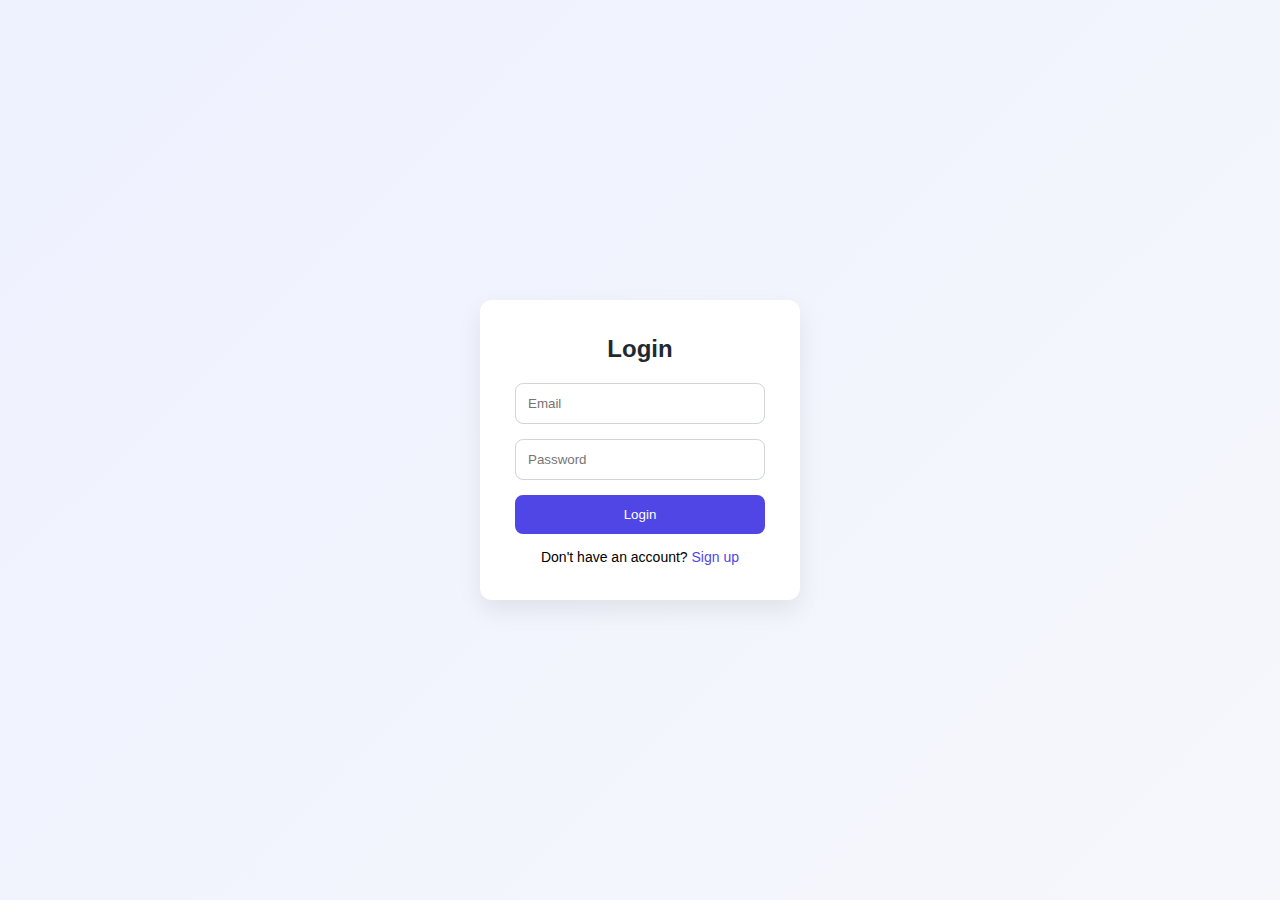
<file: Frontend/index.html>
<!DOCTYPE html>
<html lang="en">
<head>
  <meta charset="UTF-8">
  <title>Login</title>
  <link rel="stylesheet" href="css/style.css">
</head>
<body>

  <div class="container">
    <h2>Login</h2>

    <form id="loginForm">
      <input type="email" placeholder="Email" required>
      <input type="password" placeholder="Password" required>
      <button type="submit">Login</button>
    </form>

    <p>Don't have an account?
      <a href="signup.html">Sign up</a>
    </p>
  </div>

  <script src="js/app.js"></script>
</body>
</html>
</file>
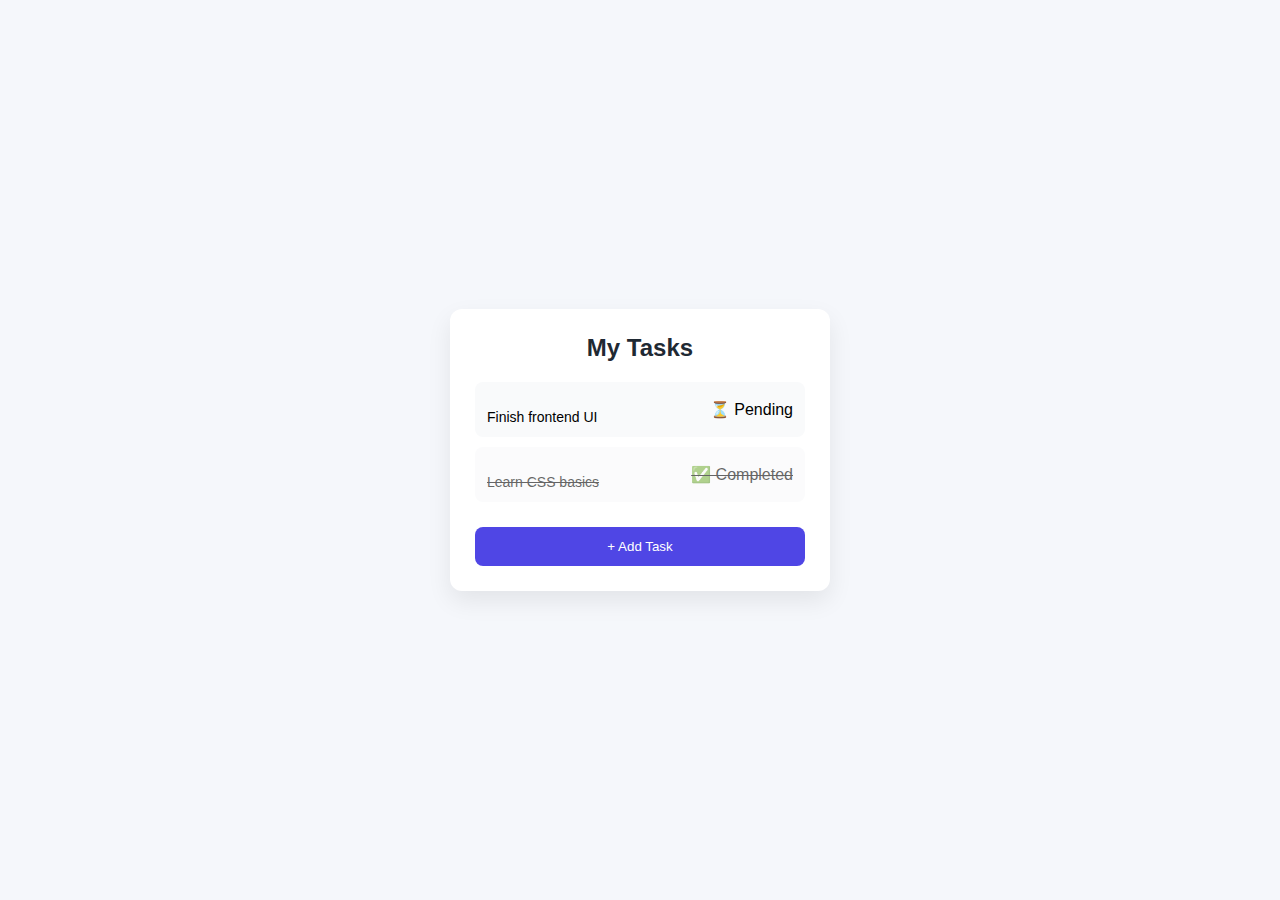
<file: Frontend/dashboard.html>
<!DOCTYPE html>
<html lang="en">
<head>
  <meta charset="UTF-8">
  <title>Dashboard</title>
  <link rel="stylesheet" href="css/style.css">
</head>
<body class="dashboard-body">

  <div class="dashboard">
    <h2>My Tasks</h2>

    <div class="task-card">
      <p>Finish frontend UI</p>
      <span>⏳ Pending</span>
    </div>

    <div class="task-card completed">
      <p>Learn CSS basics</p>
      <span>✅ Completed</span>
    </div>

    <button class="add-btn">+ Add Task</button>
  </div>

</body>
</html>
</file>
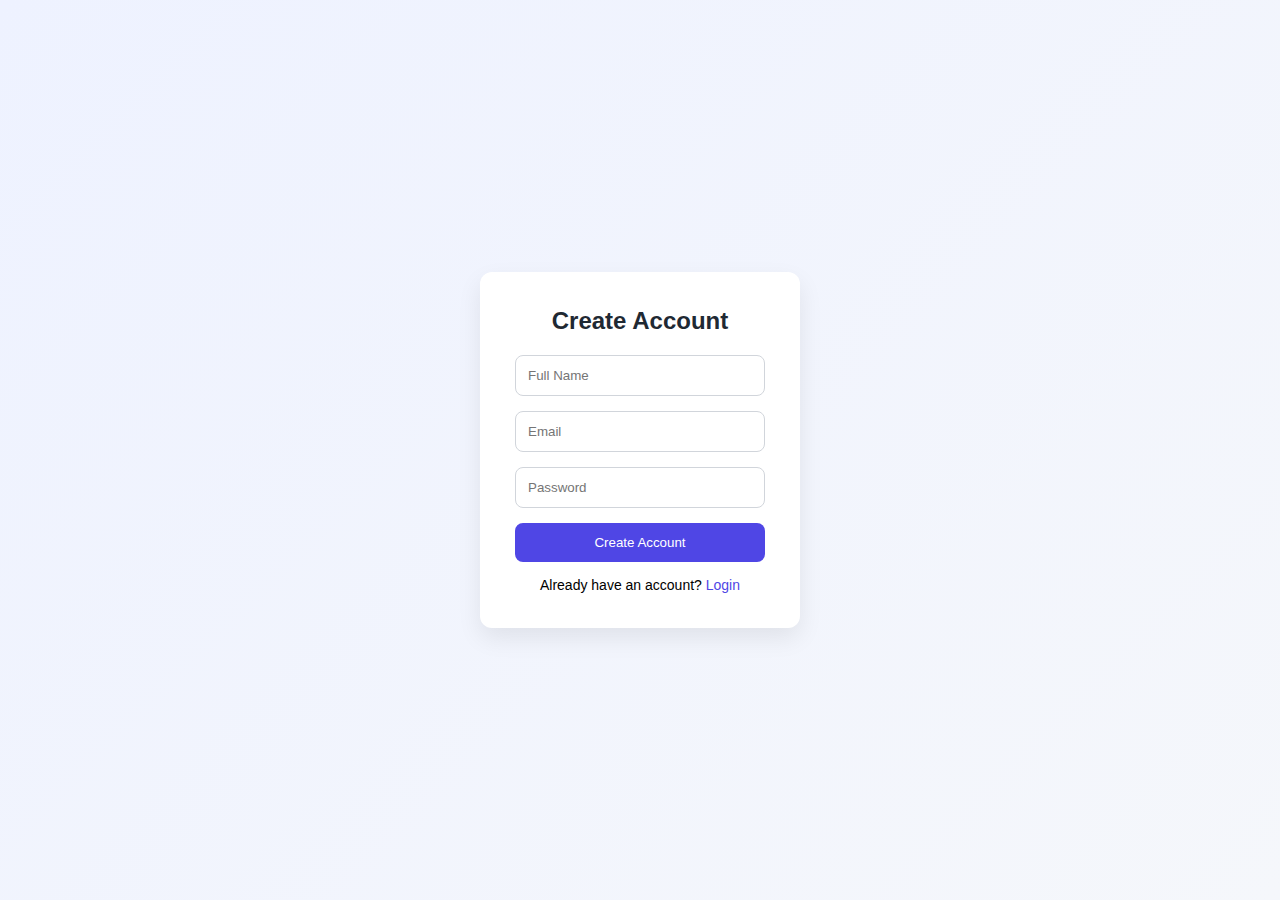
<file: Frontend/signup.html>
<!DOCTYPE html>
<html lang="en">
<head>
  <meta charset="UTF-8">
  <title>Sign Up</title>
  <link rel="stylesheet" href="css/style.css">
</head>
<body>

  <div class="container">
    <h2>Create Account</h2>

    <form>
      <input type="text" placeholder="Full Name" required>
      <input type="email" placeholder="Email" required>
      <input type="password" placeholder="Password" required>
      <button>Create Account</button>
    </form>

    <p>Already have an account?
      <a href="index.html">Login</a>
    </p>
  </div>

</body>
</html>
</file>
<file: Frontend/css/style.css>
* {
    box-sizing: border-box;
    margin: 0;
    padding: 0;
  }
  
  body {
    font-family: 'Segoe UI', sans-serif;
    background: linear-gradient(135deg, #eef2ff, #f5f7fb);
    height: 100vh;
    display: flex;
    justify-content: center;
    align-items: center;
  }
  
  .container {
    background: white;
    padding: 35px;
    width: 320px;
    border-radius: 12px;
    box-shadow: 0 10px 25px rgba(0,0,0,0.08);
    animation: fadeIn 0.6s ease;
  }
  
  h2 {
    text-align: center;
    margin-bottom: 20px;
    color: #1f2933;
  }
  
  input {
    width: 100%;
    padding: 12px;
    margin-bottom: 15px;
    border-radius: 8px;
    border: 1px solid #d1d5db;
    transition: border 0.3s;
  }
  
  input:focus {
    outline: none;
    border-color: #4f46e5;
  }
  
  button {
    width: 100%;
    padding: 12px;
    background: #4f46e5;
    color: white;
    border: none;
    border-radius: 8px;
    cursor: pointer;
    transition: transform 0.2s, background 0.3s;
  }
  
  button:hover {
    background: #4338ca;
    transform: translateY(-2px);
  }
  
  p {
    margin-top: 15px;
    text-align: center;
    font-size: 14px;
  }
  
  a {
    color: #4f46e5;
    text-decoration: none;
  }
  
  @keyframes fadeIn {
    from {
      opacity: 0;
      transform: translateY(10px);
    }
    to {
      opacity: 1;
      transform: translateY(0);
    }
  }
  .dashboard-body {
    background: #f5f7fb;
  }
  
  .dashboard {
    width: 380px;
    background: white;
    padding: 25px;
    border-radius: 12px;
    box-shadow: 0 10px 25px rgba(0,0,0,0.08);
  }
  
  .task-card {
    background: #f9fafb;
    padding: 12px;
    border-radius: 8px;
    margin-bottom: 10px;
    display: flex;
    justify-content: space-between;
    align-items: center;
  }
  
  .task-card.completed {
    opacity: 0.6;
    text-decoration: line-through;
  }
  
  .add-btn {
    margin-top: 15px;
    width: 100%;
  }
</file>
